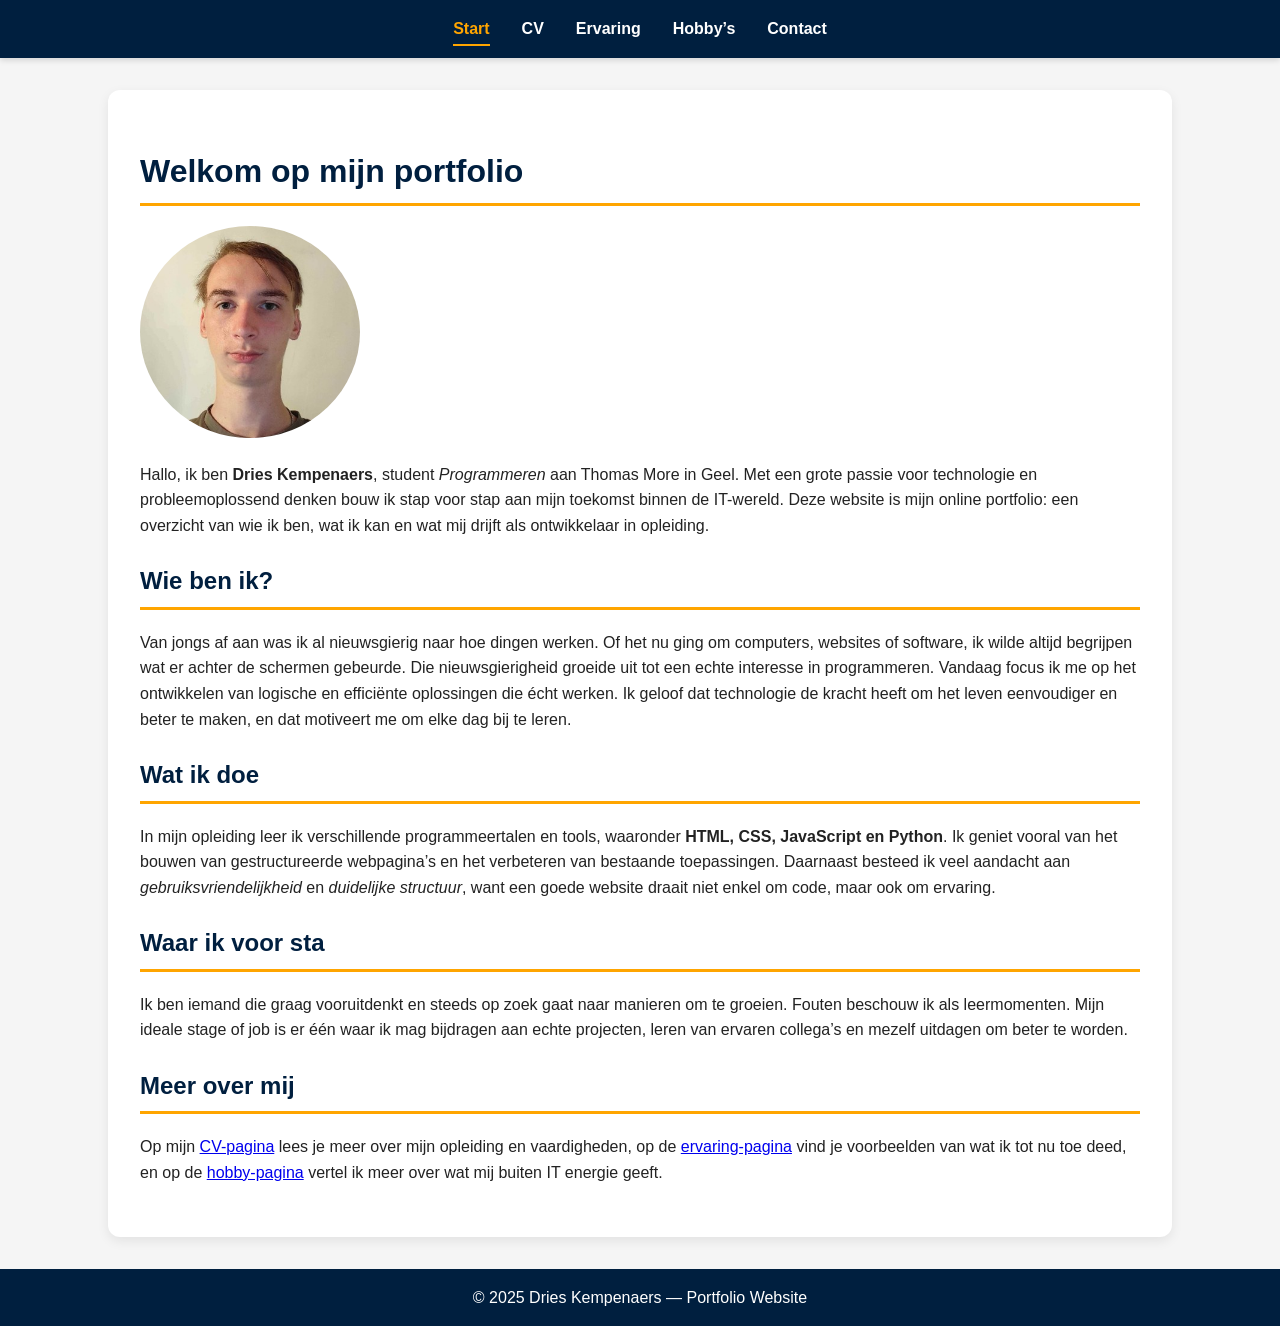
<file: index.html>
<!DOCTYPE html>
<html lang="nl">
  <head>
    <meta charset="UTF-8" />
    <meta name="viewport" content="width=device-width, initial-scale=1.0" />
    <title>Portfolio - Dries Kempenaers</title>
    <link rel="stylesheet" href="css/style.css" />
    <link rel="icon" type="image/x-icon" href="img/favicon.png" />
    <meta
      name="description"
      content="Portfolio van Dries Kempenaers, student programmeren aan Thomas More. Bekijk mijn projecten, vaardigheden en interesses."
    />
  </head>
  <body>
    <nav>
      <a href="index.html" class="active">Start</a>
      <a href="cv.html">CV</a>
      <a href="ervaring.html">Ervaring</a>
      <a href="hobby.html">Hobby’s</a>
      <a href="contact.html">Contact</a>
    </nav>

    <div class="container">
      <h1>Welkom op mijn portfolio</h1>
      <img
        src="img/Dries_kempenaers.jpg"
        alt="Dries Kempenaers"
        class="profielfoto"
      />

      <p>
        Hallo, ik ben <strong>Dries Kempenaers</strong>, student
        <em>Programmeren</em> aan Thomas More in Geel. Met een grote passie voor
        technologie en probleemoplossend denken bouw ik stap voor stap aan mijn
        toekomst binnen de IT-wereld. Deze website is mijn online portfolio: een
        overzicht van wie ik ben, wat ik kan en wat mij drijft als ontwikkelaar
        in opleiding.
      </p>

      <h2>Wie ben ik?</h2>
      <p>
        Van jongs af aan was ik al nieuwsgierig naar hoe dingen werken. Of het
        nu ging om computers, websites of software, ik wilde altijd begrijpen
        wat er achter de schermen gebeurde. Die nieuwsgierigheid groeide uit tot
        een echte interesse in programmeren. Vandaag focus ik me op het
        ontwikkelen van logische en efficiënte oplossingen die écht werken. Ik
        geloof dat technologie de kracht heeft om het leven eenvoudiger en beter
        te maken, en dat motiveert me om elke dag bij te leren.
      </p>

      <h2>Wat ik doe</h2>
      <p>
        In mijn opleiding leer ik verschillende programmeertalen en tools,
        waaronder <strong>HTML, CSS, JavaScript en Python</strong>. Ik geniet
        vooral van het bouwen van gestructureerde webpagina’s en het verbeteren
        van bestaande toepassingen. Daarnaast besteed ik veel aandacht aan
        <em>gebruiksvriendelijkheid</em> en <em>duidelijke structuur</em>, want
        een goede website draait niet enkel om code, maar ook om ervaring.
      </p>

      <h2>Waar ik voor sta</h2>
      <p>
        Ik ben iemand die graag vooruitdenkt en steeds op zoek gaat naar
        manieren om te groeien. Fouten beschouw ik als leermomenten. Mijn ideale
        stage of job is er één waar ik mag bijdragen aan echte projecten, leren
        van ervaren collega’s en mezelf uitdagen om beter te worden.
      </p>

      <h2>Meer over mij</h2>
      <p>
        Op mijn <a href="cv.html">CV-pagina</a> lees je meer over mijn opleiding
        en vaardigheden, op de <a href="ervaring.html">ervaring-pagina</a> vind
        je voorbeelden van wat ik tot nu toe deed, en op de
        <a href="hobby.html">hobby-pagina</a> vertel ik meer over wat mij buiten
        IT energie geeft.
      </p>
    </div>

    <footer>© 2025 Dries Kempenaers — Portfolio Website</footer>
  </body>
</html>
</file>
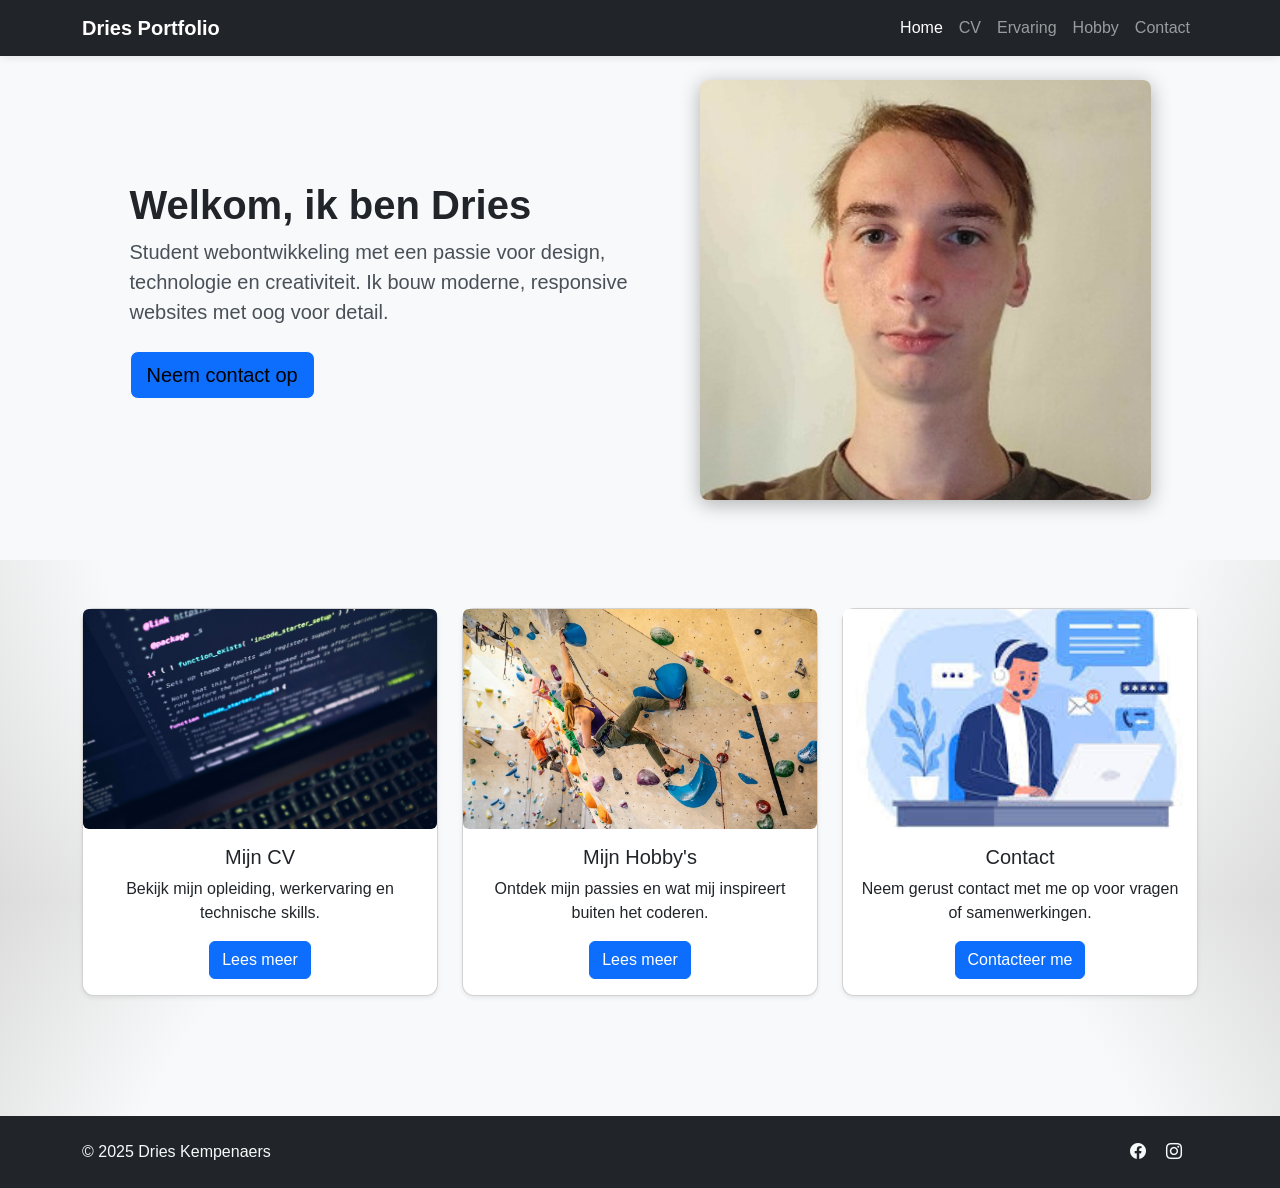
<file: project2/index.html>
<!DOCTYPE html>
<html lang="nl">
<head>
  <meta charset="UTF-8">
  <meta name="viewport" content="width=device-width, initial-scale=1.0">
  <title>Portfolio Dries - Home</title>
  <link href="https://cdn.jsdelivr.net/npm/bootstrap@5.3.3/dist/css/bootstrap.min.css" rel="stylesheet">
  <link href="https://cdn.jsdelivr.net/npm/bootstrap-icons/font/bootstrap-icons.css" rel="stylesheet">
  <link rel="stylesheet" href="css/style.css">
    <link rel="icon" type="image/x-icon" href="img/favicon.png">
</head>
<body>

  <nav class="navbar navbar-expand-lg navbar-dark bg-dark fixed-top">
    <div class="container">
      <a class="navbar-brand fw-bold" href="#">Dries Portfolio</a>
      <button class="navbar-toggler" type="button" data-bs-toggle="collapse" data-bs-target="#navbarNav">
        <span class="navbar-toggler-icon"></span>
      </button>
      <div class="collapse navbar-collapse" id="navbarNav">
        <ul class="navbar-nav ms-auto">
          <li class="nav-item"><a class="nav-link active" href="index.html">Home</a></li>
          <li class="nav-item"><a class="nav-link" href="cv.html">CV</a></li>
          <li class="nav-item"><a class="nav-link" href="ervaring.html">Ervaring</a></li>
          <li class="nav-item"><a class="nav-link" href="hobby.html">Hobby</a></li>
          <li class="nav-item"><a class="nav-link" href="contact.html">Contact</a></li>
        </ul>
      </div>
    </div>
  </nav>

  <section class="hero">
    <div class="container">
      <div class="row align-items-center justify-content-center text-center text-md-start">
        <div class="col-md-6 mb-4 mb-md-0">
          <h1 class="display-4 fw-bold">Welkom, ik ben Dries</h1>
          <p class="lead mb-4">Student webontwikkeling met een passie voor design, technologie en creativiteit.  
          Ik bouw moderne, responsive websites met oog voor detail.</p>
          <a href="contact.html" class="btn btn-light btn-lg bg-primary">Neem contact op</a>
        </div>
        <div class="col-md-5 text-center">
          <img src="img/Dries_kempenaers.jpg" alt="Dries profielfoto" class="img-fluid hero-foto">
        </div>
      </div>
    </div>
  </section>

  <section class="container my-5">
    <div class="row text-center">
      <div class="col-md-4 mb-4">
        <div class="card h-100 shadow-sm">
          <a href="cv.html"><img src="img/skills/programmeren.jpg" class="card-img-top" alt="CV"></a>
          <div class="card-body">
            <h5 class="card-title">Mijn CV</h5>
            <p class="card-text">Bekijk mijn opleiding, werkervaring en technische skills.</p>
            <a href="cv.html" class="btn btn-primary">Lees meer</a>
          </div>
        </div>
      </div>

      <div class="col-md-4 mb-4">
        <div class="card h-100 shadow-sm">
          <a href="hobby.html"><img src="img/klimmen.jpg" class="card-img-top" alt="Hobby"></a>
          <div class="card-body">
            <h5 class="card-title">Mijn Hobby's</h5>
            <p class="card-text">Ontdek mijn passies en wat mij inspireert buiten het coderen.</p>
            <a href="hobby.html" class="btn btn-primary">Lees meer</a>
          </div>
        </div>
      </div>

      <div class="col-md-4 mb-4">
        <div class="card h-100 shadow-sm">
          <a href="contact.html"><img src="img/contact.jpg" class="card-img-top" alt="Contact"></a>
          <div class="card-body">
            <h5 class="card-title">Contact</h5>
            <p class="card-text">Neem gerust contact met me op voor vragen of samenwerkingen.</p>
            <a href="contact.html" class="btn btn-primary">Contacteer me</a>
          </div>
        </div>
      </div>
    </div>
  </section>

  <footer class="bg-dark text-light py-4 mt-5">
    <div class="container">
      <div class="row">
        <div class="col-md-6 text-center text-md-start mb-3 mb-md-0">
          <p class="mb-0">© 2025 Dries Kempenaers</p>
        </div>
        <div class="col-md-6 text-center text-md-end">
          <a href="https://www.facebook.com/profile.php?id=61583129878632" class="text-light me-3"><i class="bi bi-facebook"></i></a>
          <a href="https://www.instagram.com/drie.skempenaers/" class="text-light me-3"><i class="bi bi-instagram"></i></a>
        </div>
      </div>
    </div>
  </footer>

  <script src="https://cdn.jsdelivr.net/npm/bootstrap@5.3.3/dist/js/bootstrap.bundle.min.js"></script>
</body>
</html>
</file>
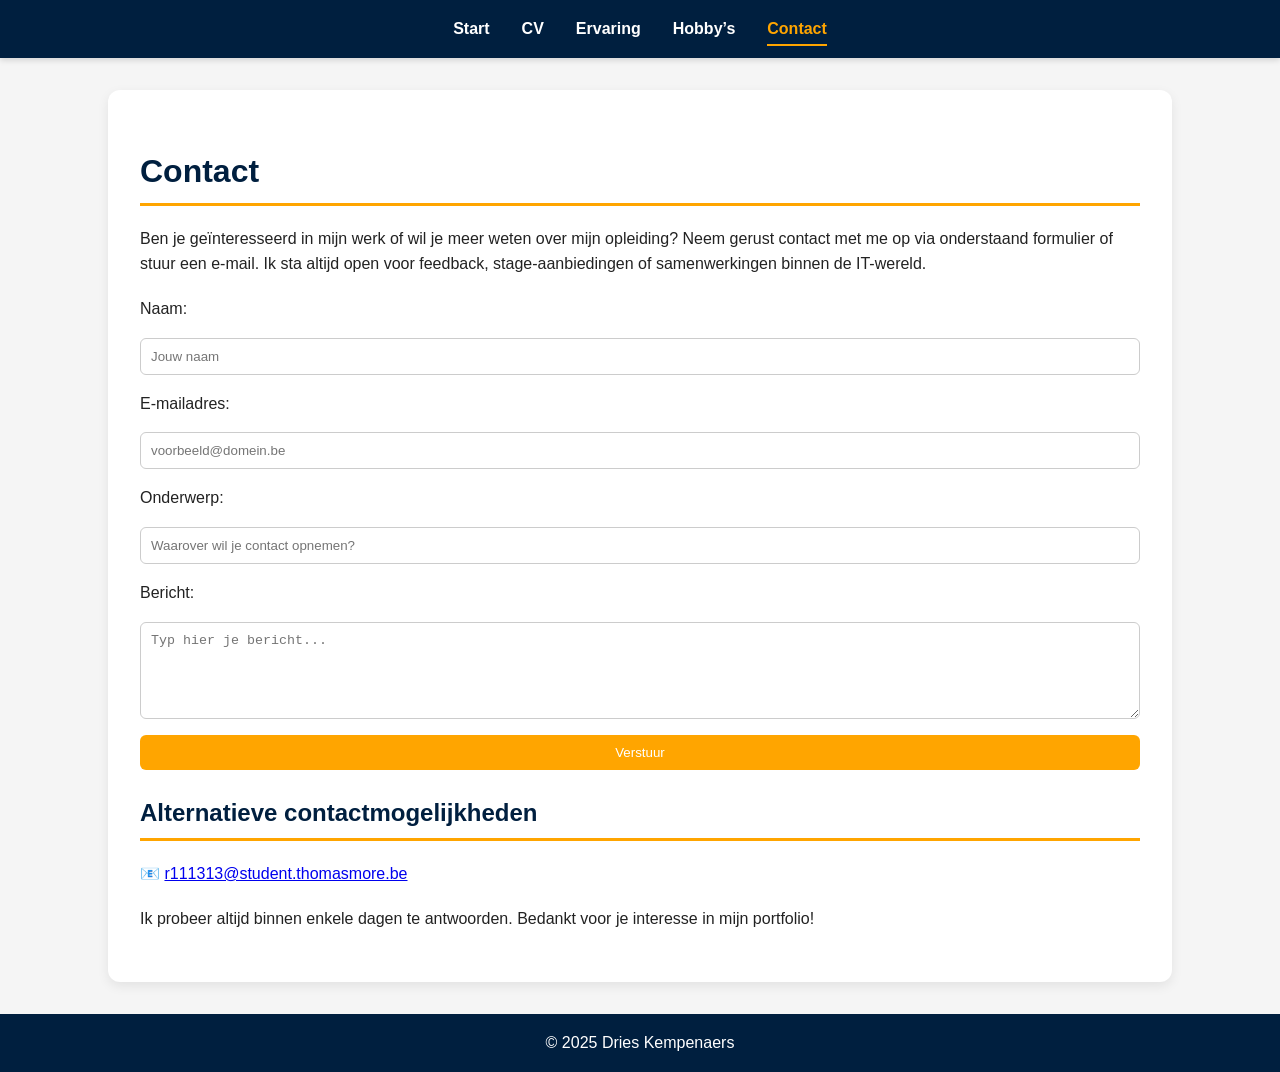
<file: contact.html>
<!DOCTYPE html>
<html lang="nl">
  <head>
    <meta charset="UTF-8" />
    <meta name="viewport" content="width=device-width, initial-scale=1.0" />
    <title>Contact - Dries Kempenaers</title>
    <link rel="stylesheet" href="css/style.css" />
    <link rel="icon" type="image/x-icon" href="img/favicon.png" />
    <meta
      name="description"
      content="Portfolio van Dries Kempenaers, student programmeren aan Thomas More. Bekijk mijn projecten, vaardigheden en interesses."
    />
  </head>
  <body>
    <nav>
      <a href="index.html">Start</a>
      <a href="cv.html">CV</a>
      <a href="ervaring.html">Ervaring</a>
      <a href="hobby.html">Hobby’s</a>
      <a href="contact.html" class="active">Contact</a>
    </nav>

    <div class="container">
      <h1>Contact</h1>
      <p>
        Ben je geïnteresseerd in mijn werk of wil je meer weten over mijn
        opleiding? Neem gerust contact met me op via onderstaand formulier of
        stuur een e-mail. Ik sta altijd open voor feedback, stage-aanbiedingen
        of samenwerkingen binnen de IT-wereld.
      </p>

      <form>
        <label for="naam">Naam:</label>
        <input
          type="text"
          id="naam"
          name="naam"
          placeholder="Jouw naam"
          required
        />

        <label for="email">E-mailadres:</label>
        <input
          type="email"
          id="email"
          name="email"
          placeholder="voorbeeld@domein.be"
          required
        />

        <label for="onderwerp">Onderwerp:</label>
        <input
          type="text"
          id="onderwerp"
          name="onderwerp"
          placeholder="Waarover wil je contact opnemen?"
        />

        <label for="bericht">Bericht:</label>
        <textarea
          id="bericht"
          name="bericht"
          rows="5"
          placeholder="Typ hier je bericht..."
          required
        ></textarea>

        <button type="submit">Verstuur</button>
      </form>

      <h2>Alternatieve contactmogelijkheden</h2>
      <p>
        📧
        <a href="mailto:r1113130@student.thomasmore.be"
          >r111313@student.thomasmore.be</a
        ><br />
      </p>

      <p>
        Ik probeer altijd binnen enkele dagen te antwoorden. Bedankt voor je
        interesse in mijn portfolio!
      </p>
    </div>

    <footer>© 2025 Dries Kempenaers</footer>
  </body>
</html>
</file>
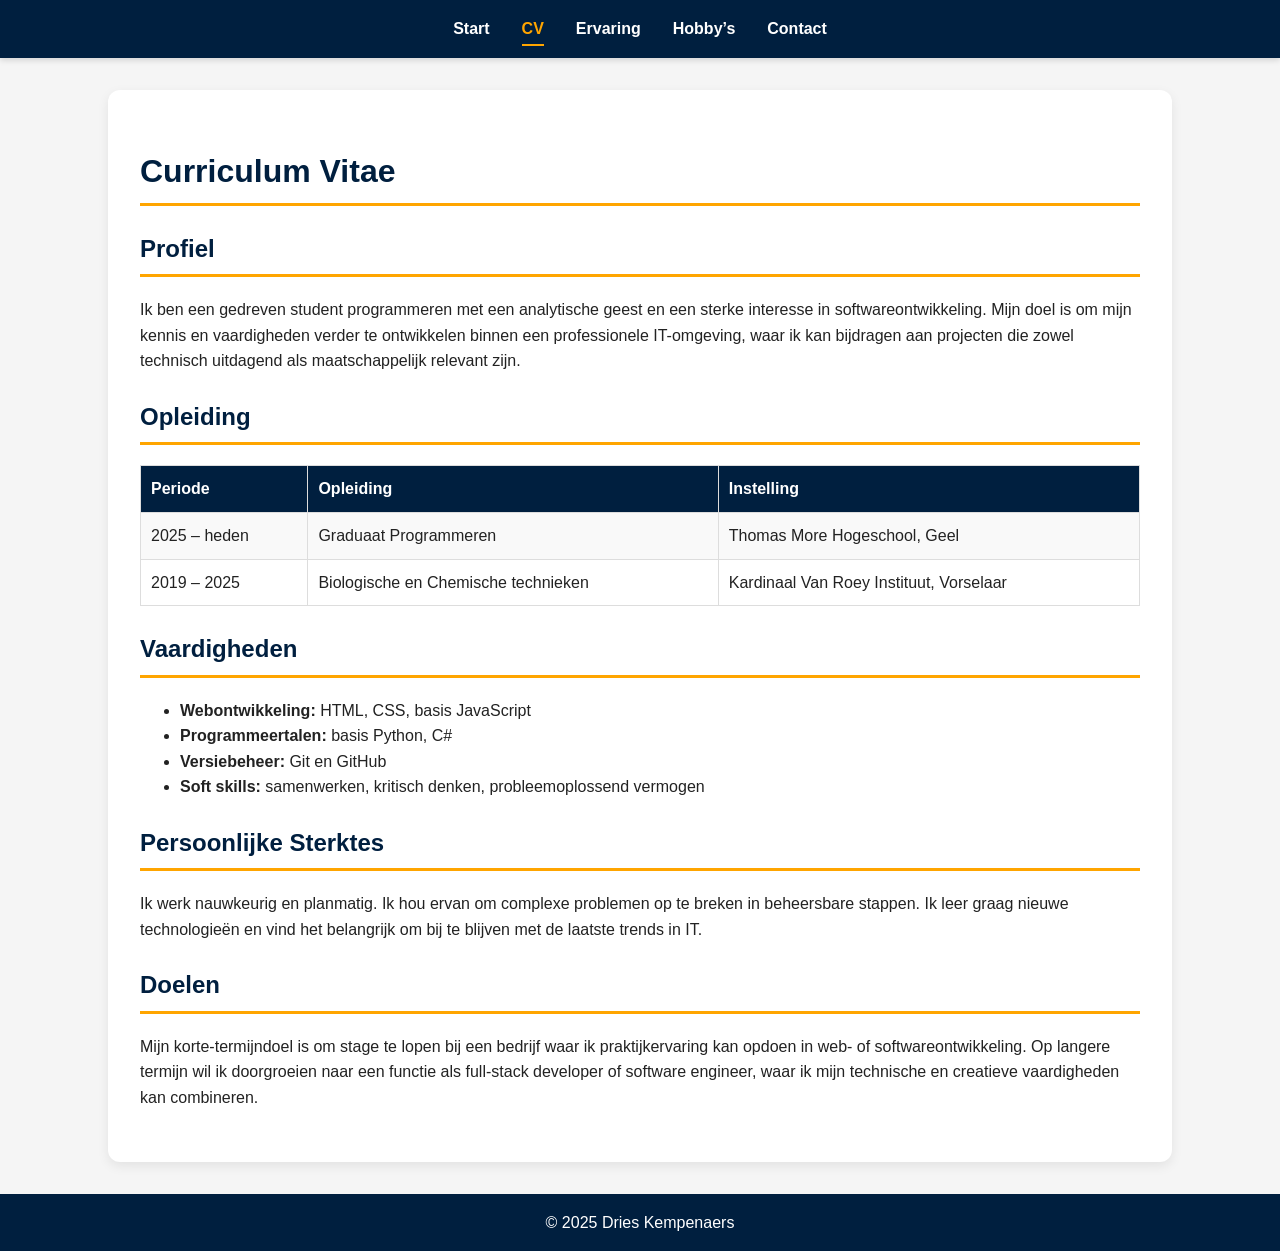
<file: cv.html>
<!DOCTYPE html>
<html lang="nl">
  <head>
    <meta charset="UTF-8" />
    <meta name="viewport" content="width=device-width, initial-scale=1.0" />
    <title>CV - Dries Kempenaers</title>
    <link rel="stylesheet" href="css/style.css" />
    <link rel="icon" type="image/x-icon" href="img/favicon.png" />
    <meta
      name="description"
      content="Portfolio van Dries Kempenaers, student programmeren aan Thomas More. Bekijk mijn projecten, vaardigheden en interesses."
    />
  </head>
  <body>
    <nav>
      <a href="index.html">Start</a>
      <a href="cv.html" class="active">CV</a>
      <a href="ervaring.html">Ervaring</a>
      <a href="hobby.html">Hobby’s</a>
      <a href="contact.html">Contact</a>
    </nav>

    <div class="container">
      <h1>Curriculum Vitae</h1>

      <h2>Profiel</h2>
      <p>
        Ik ben een gedreven student programmeren met een analytische geest en
        een sterke interesse in softwareontwikkeling. Mijn doel is om mijn
        kennis en vaardigheden verder te ontwikkelen binnen een professionele
        IT-omgeving, waar ik kan bijdragen aan projecten die zowel technisch
        uitdagend als maatschappelijk relevant zijn.
      </p>

      <h2>Opleiding</h2>
      <table>
        <tr>
          <th>Periode</th>
          <th>Opleiding</th>
          <th>Instelling</th>
        </tr>
        <tr>
          <td>2025 – heden</td>
          <td>Graduaat Programmeren</td>
          <td>Thomas More Hogeschool, Geel</td>
        </tr>
        <tr>
          <td>2019 – 2025</td>
          <td>Biologische en Chemische technieken</td>
          <td>Kardinaal Van Roey Instituut, Vorselaar</td>
        </tr>
      </table>

      <h2>Vaardigheden</h2>
      <ul>
        <li><strong>Webontwikkeling:</strong> HTML, CSS, basis JavaScript</li>
        <li><strong>Programmeertalen:</strong> basis Python, C#</li>
        <li><strong>Versiebeheer:</strong> Git en GitHub</li>
        <li>
          <strong>Soft skills:</strong> samenwerken, kritisch denken,
          probleemoplossend vermogen
        </li>
      </ul>

      <h2>Persoonlijke Sterktes</h2>
      <p>
        Ik werk nauwkeurig en planmatig. Ik hou ervan om complexe problemen op
        te breken in beheersbare stappen. Ik leer graag nieuwe technologieën en
        vind het belangrijk om bij te blijven met de laatste trends in IT.
      </p>

      <h2>Doelen</h2>
      <p>
        Mijn korte-termijndoel is om stage te lopen bij een bedrijf waar ik
        praktijkervaring kan opdoen in web- of softwareontwikkeling. Op langere
        termijn wil ik doorgroeien naar een functie als full-stack developer of
        software engineer, waar ik mijn technische en creatieve vaardigheden kan
        combineren.
      </p>
    </div>

    <footer>© 2025 Dries Kempenaers</footer>
  </body>
</html>
</file>
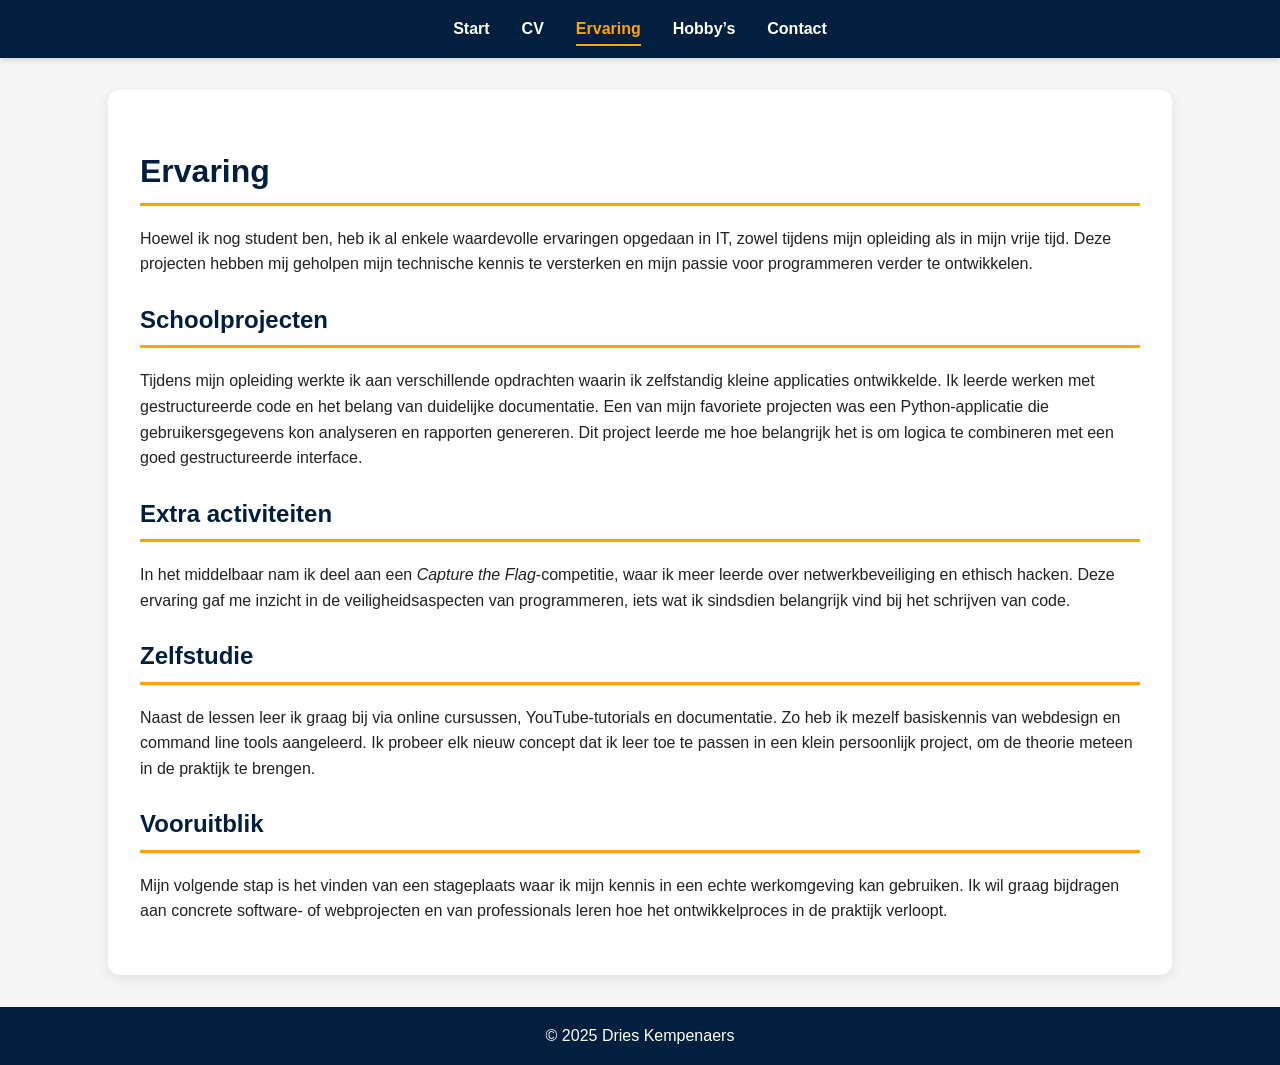
<file: ervaring.html>
<!DOCTYPE html>
<html lang="nl">
  <head>
    <meta charset="UTF-8" />
    <meta name="viewport" content="width=device-width, initial-scale=1.0" />
    <title>Ervaring - Dries Kempenaers</title>
    <link rel="stylesheet" href="css/style.css" />
    <link rel="icon" type="image/x-icon" href="img/favicon.png" />
    <meta
      name="description"
      content="Portfolio van Dries Kempenaers, student programmeren aan Thomas More. Bekijk mijn projecten, vaardigheden en interesses."
    />
  </head>
  <body>
    <nav>
      <a href="index.html">Start</a>
      <a href="cv.html">CV</a>
      <a href="ervaring.html" class="active">Ervaring</a>
      <a href="hobby.html">Hobby’s</a>
      <a href="contact.html">Contact</a>
    </nav>

    <div class="container">
      <h1>Ervaring</h1>
      <p>
        Hoewel ik nog student ben, heb ik al enkele waardevolle ervaringen
        opgedaan in IT, zowel tijdens mijn opleiding als in mijn vrije tijd.
        Deze projecten hebben mij geholpen mijn technische kennis te versterken
        en mijn passie voor programmeren verder te ontwikkelen.
      </p>

      <h2>Schoolprojecten</h2>
      <p>
        Tijdens mijn opleiding werkte ik aan verschillende opdrachten waarin ik
        zelfstandig kleine applicaties ontwikkelde. Ik leerde werken met
        gestructureerde code en het belang van duidelijke documentatie. Een van
        mijn favoriete projecten was een Python-applicatie die
        gebruikersgegevens kon analyseren en rapporten genereren. Dit project
        leerde me hoe belangrijk het is om logica te combineren met een goed
        gestructureerde interface.
      </p>

      <h2>Extra activiteiten</h2>
      <p>
        In het middelbaar nam ik deel aan een
        <em>Capture the Flag</em>-competitie, waar ik meer leerde over
        netwerkbeveiliging en ethisch hacken. Deze ervaring gaf me inzicht in de
        veiligheidsaspecten van programmeren, iets wat ik sindsdien belangrijk
        vind bij het schrijven van code.
      </p>

      <h2>Zelfstudie</h2>
      <p>
        Naast de lessen leer ik graag bij via online cursussen,
        YouTube-tutorials en documentatie. Zo heb ik mezelf basiskennis van
        webdesign en command line tools aangeleerd. Ik probeer elk nieuw concept
        dat ik leer toe te passen in een klein persoonlijk project, om de
        theorie meteen in de praktijk te brengen.
      </p>

      <h2>Vooruitblik</h2>
      <p>
        Mijn volgende stap is het vinden van een stageplaats waar ik mijn kennis
        in een echte werkomgeving kan gebruiken. Ik wil graag bijdragen aan
        concrete software- of webprojecten en van professionals leren hoe het
        ontwikkelproces in de praktijk verloopt.
      </p>
    </div>

    <footer>© 2025 Dries Kempenaers</footer>
  </body>
</html>
</file>
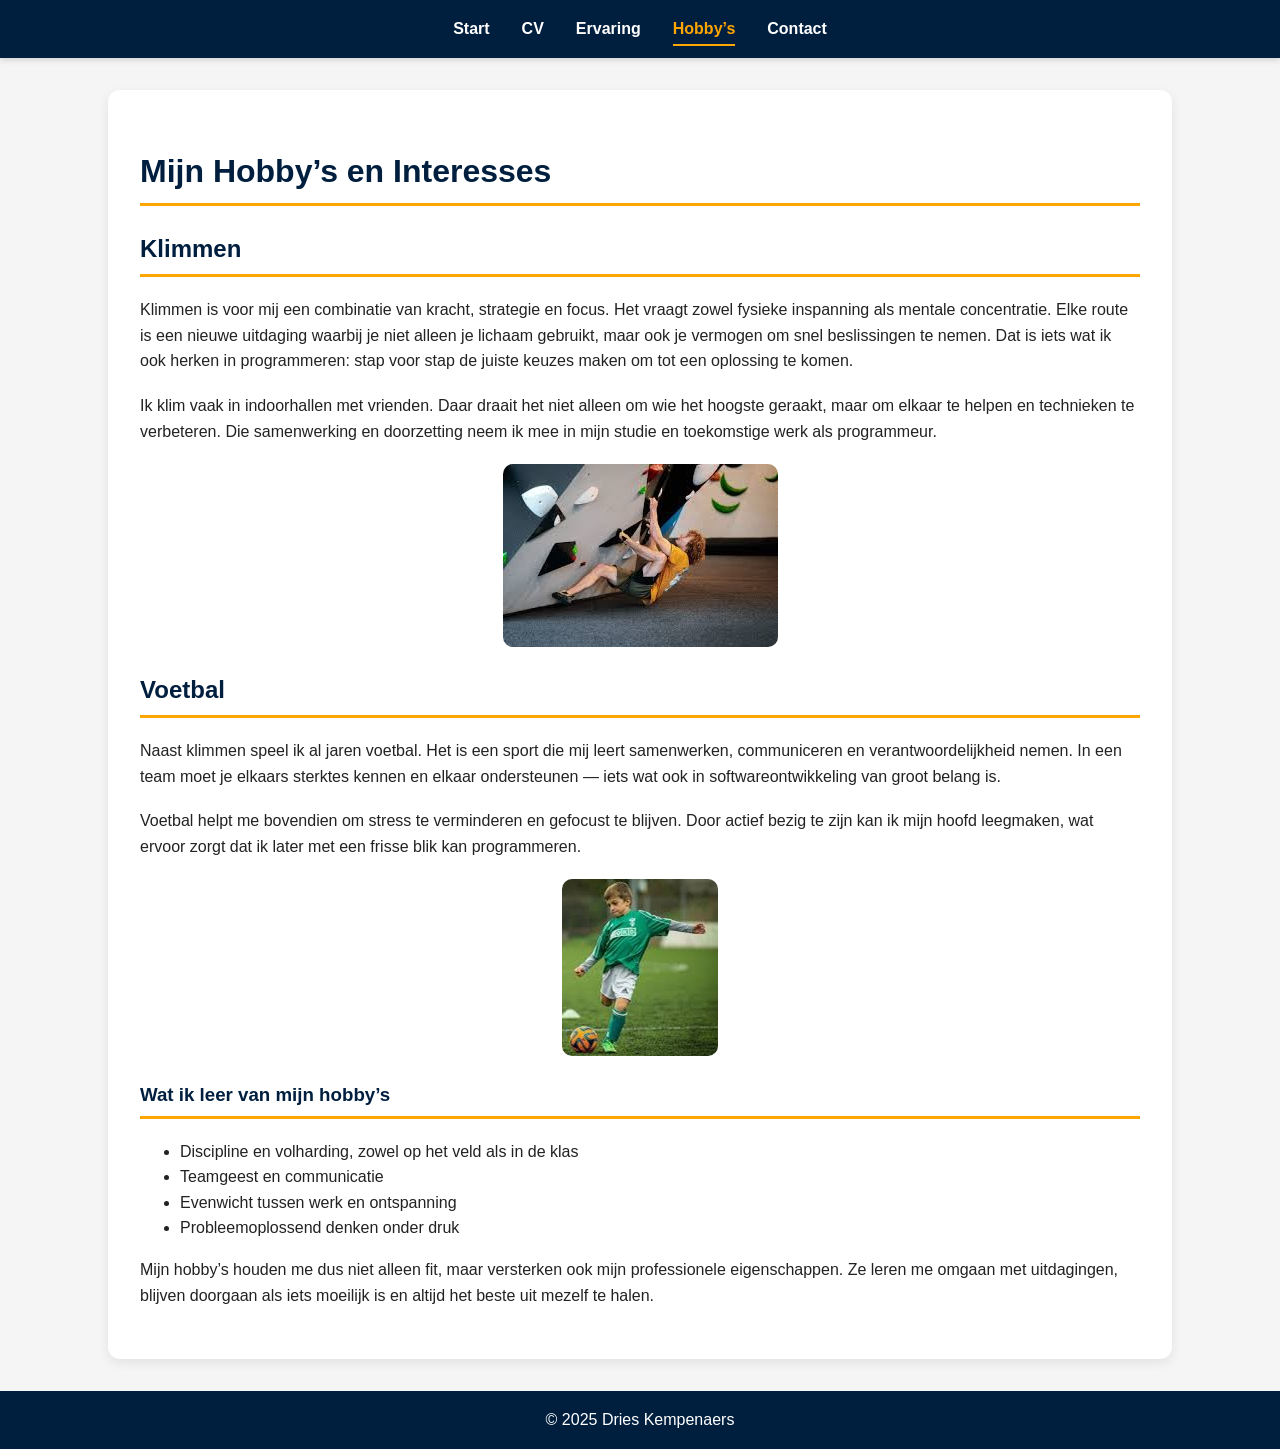
<file: hobby.html>
<!DOCTYPE html>
<html lang="nl">
  <head>
    <meta charset="UTF-8" />
    <meta name="viewport" content="width=device-width, initial-scale=1.0" />
    <title>Hobby’s - Dries Kempenaers</title>
    <link rel="stylesheet" href="css/style.css" />
    <link rel="icon" type="image/x-icon" href="img/favicon.png" />
    <meta
      name="description"
      content="Portfolio van Dries Kempenaers, student programmeren aan Thomas More. Bekijk mijn projecten, vaardigheden en interesses."
    />
  </head>
  <body>
    <nav>
      <a href="index.html">Start</a>
      <a href="cv.html">CV</a>
      <a href="ervaring.html">Ervaring</a>
      <a href="hobby.html" class="active">Hobby’s</a>
      <a href="contact.html">Contact</a>
    </nav>

    <div class="container">
      <h1>Mijn Hobby’s en Interesses</h1>

      <h2>Klimmen</h2>
      <p>
        Klimmen is voor mij een combinatie van kracht, strategie en focus. Het
        vraagt zowel fysieke inspanning als mentale concentratie. Elke route is
        een nieuwe uitdaging waarbij je niet alleen je lichaam gebruikt, maar
        ook je vermogen om snel beslissingen te nemen. Dat is iets wat ik ook
        herken in programmeren: stap voor stap de juiste keuzes maken om tot een
        oplossing te komen.
      </p>

      <p>
        Ik klim vaak in indoorhallen met vrienden. Daar draait het niet alleen
        om wie het hoogste geraakt, maar om elkaar te helpen en technieken te
        verbeteren. Die samenwerking en doorzetting neem ik mee in mijn studie
        en toekomstige werk als programmeur.
      </p>

      <img
        src="img/klimmen.jpg"
        alt="Persoon dat zit te klimmen."
        class="hobby-img"
      />

      <h2>Voetbal</h2>
      <p>
        Naast klimmen speel ik al jaren voetbal. Het is een sport die mij leert
        samenwerken, communiceren en verantwoordelijkheid nemen. In een team
        moet je elkaars sterktes kennen en elkaar ondersteunen — iets wat ook in
        softwareontwikkeling van groot belang is.
      </p>

      <p>
        Voetbal helpt me bovendien om stress te verminderen en gefocust te
        blijven. Door actief bezig te zijn kan ik mijn hoofd leegmaken, wat
        ervoor zorgt dat ik later met een frisse blik kan programmeren.
      </p>

      <img
        src="img/voetbal.jpg"
        alt="Kind dat zit te voetballen."
        class="hobby-img"
      />

      <h3>Wat ik leer van mijn hobby’s</h3>
      <ul>
        <li>Discipline en volharding, zowel op het veld als in de klas</li>
        <li>Teamgeest en communicatie</li>
        <li>Evenwicht tussen werk en ontspanning</li>
        <li>Probleemoplossend denken onder druk</li>
      </ul>

      <p>
        Mijn hobby’s houden me dus niet alleen fit, maar versterken ook mijn
        professionele eigenschappen. Ze leren me omgaan met uitdagingen, blijven
        doorgaan als iets moeilijk is en altijd het beste uit mezelf te halen.
      </p>
    </div>

    <footer>© 2025 Dries Kempenaers</footer>
  </body>
</html>
</file>
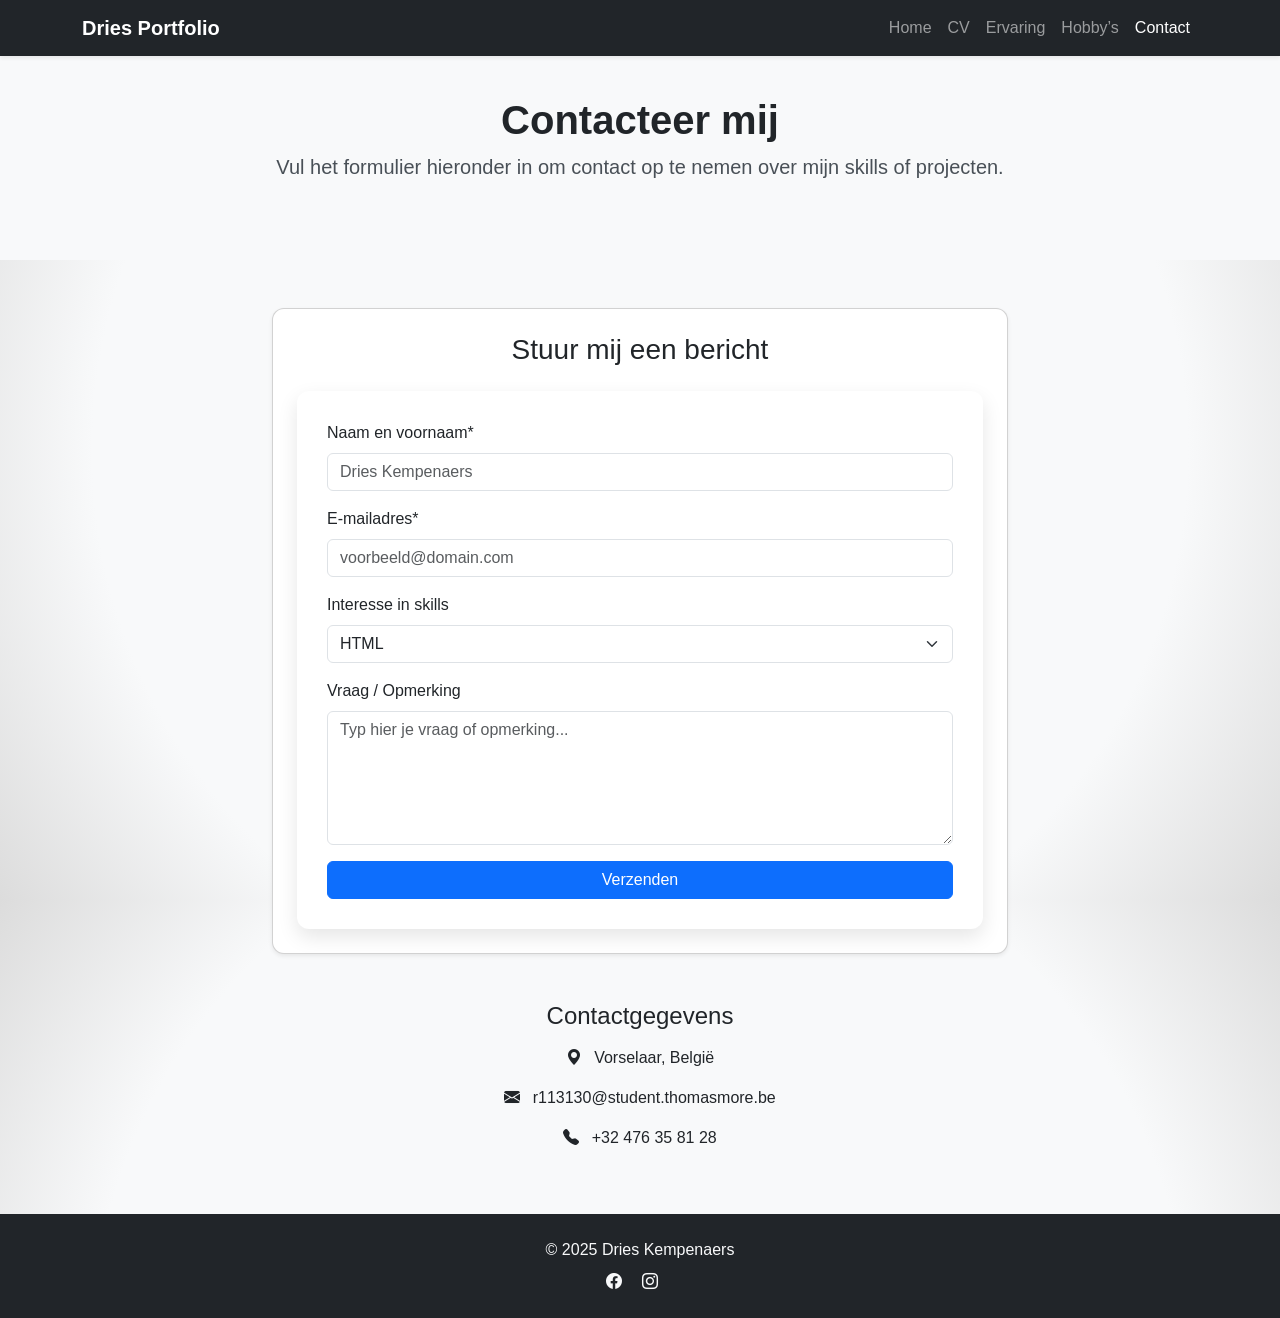
<file: project2/contact.html>
<!DOCTYPE html>
<html lang="nl">
<head>
  <meta charset="UTF-8">
  <meta name="viewport" content="width=device-width, initial-scale=1.0">
  <title>Portfolio Dries - Contact</title>
  <link href="https://cdn.jsdelivr.net/npm/bootstrap@5.3.3/dist/css/bootstrap.min.css" rel="stylesheet">
  <link href="https://cdn.jsdelivr.net/npm/bootstrap-icons/font/bootstrap-icons.css" rel="stylesheet">
  <link rel="stylesheet" href="css/style.css">
  <link rel="icon" type="image/x-icon" href="img/favicon.png">
</head>
<body>

  <nav class="navbar navbar-expand-lg navbar-dark bg-dark fixed-top shadow-sm">
    <div class="container">
      <a class="navbar-brand fw-bold" href="index.html">Dries Portfolio</a>
      <button class="navbar-toggler" type="button" data-bs-toggle="collapse" data-bs-target="#navbarNav">
        <span class="navbar-toggler-icon"></span>
      </button>
      <div class="collapse navbar-collapse" id="navbarNav">
        <ul class="navbar-nav ms-auto">
          <li class="nav-item"><a class="nav-link" href="index.html">Home</a></li>
          <li class="nav-item"><a class="nav-link" href="cv.html">CV</a></li>
          <li class="nav-item"><a class="nav-link" href="ervaring.html">Ervaring</a></li>
          <li class="nav-item"><a class="nav-link" href="hobby.html">Hobby’s</a></li>
          <li class="nav-item"><a class="nav-link active" href="contact.html">Contact</a></li>
        </ul>
      </div>
    </div>
  </nav>

  <section class="hero hero-contact py-5 mt-5 bg-light text-center">
    <div class="container">
      <h1 class="display-4 fw-bold">Contacteer mij</h1>
      <p class="lead">Vul het formulier hieronder in om contact op te nemen over mijn skills of projecten.</p>
    </div>
  </section>

  <section class="container py-5">
    <div class="row justify-content-center">
      <div class="col-md-8">
        <div class="card p-4 shadow-sm">
          <h3 class="mb-4 text-center">Stuur mij een bericht</h3>
          <form action="https://tm-statweb.be/forms.php" method="post">
            <div class="mb-3">
              <label for="name" class="form-label">Naam en voornaam*</label>
              <input type="text" class="form-control" id="name" name="name" placeholder="Dries Kempenaers" required>
            </div>

            <div class="mb-3">
              <label for="email" class="form-label">E-mailadres*</label>
              <input type="email" class="form-control" id="email" name="email" placeholder="voorbeeld@domain.com" required>
            </div>

            <div class="mb-3">
              <label for="interest" class="form-label">Interesse in skills</label>
              <select class="form-select" id="interest" name="interest">
                <option>HTML</option>
                <option>CSS</option>
                <option>Bootstrap</option>
                <option>JavaScript</option>
                <option>C#</option>
                <option>SQL</option>
              </select>
            </div>

            <div class="mb-3">
              <label for="question" class="form-label">Vraag / Opmerking</label>
              <textarea class="form-control" id="question" name="question" rows="5" placeholder="Typ hier je vraag of opmerking..."></textarea>
            </div>

            <button type="submit" class="btn btn-primary w-100">Verzenden</button>
          </form>
        </div>
      </div>
    </div>
  </section>

  <section class="container text-center mb-5">
    <h4 class="mb-3">Contactgegevens</h4>
    <p><i class="bi bi-geo-alt-fill me-2"></i> Vorselaar, België</p>
    <p><i class="bi bi-envelope-fill me-2"></i> r113130@student.thomasmore.be</p>
    <p><i class="bi bi-telephone-fill me-2"></i> +32 476 35 81 28</p>
  </section>

  <footer class="bg-dark text-light py-4 mt-auto">
    <div class="container text-center">
      <p class="mb-0">© 2025 Dries Kempenaers</p>
      <div class="mt-2">
        <a href="https://www.facebook.com/profile.php?id=61583129878632" class="text-light me-3"><i class="bi bi-facebook"></i></a>
        <a href="https://www.instagram.com/drie.skempenaers/" class="text-light me-3"><i class="bi bi-instagram"></i></a>
      </div>
    </div>
  </footer>

  <script src="https://cdn.jsdelivr.net/npm/bootstrap@5.3.3/dist/js/bootstrap.bundle.min.js"></script>
</body>
</html>
</file>
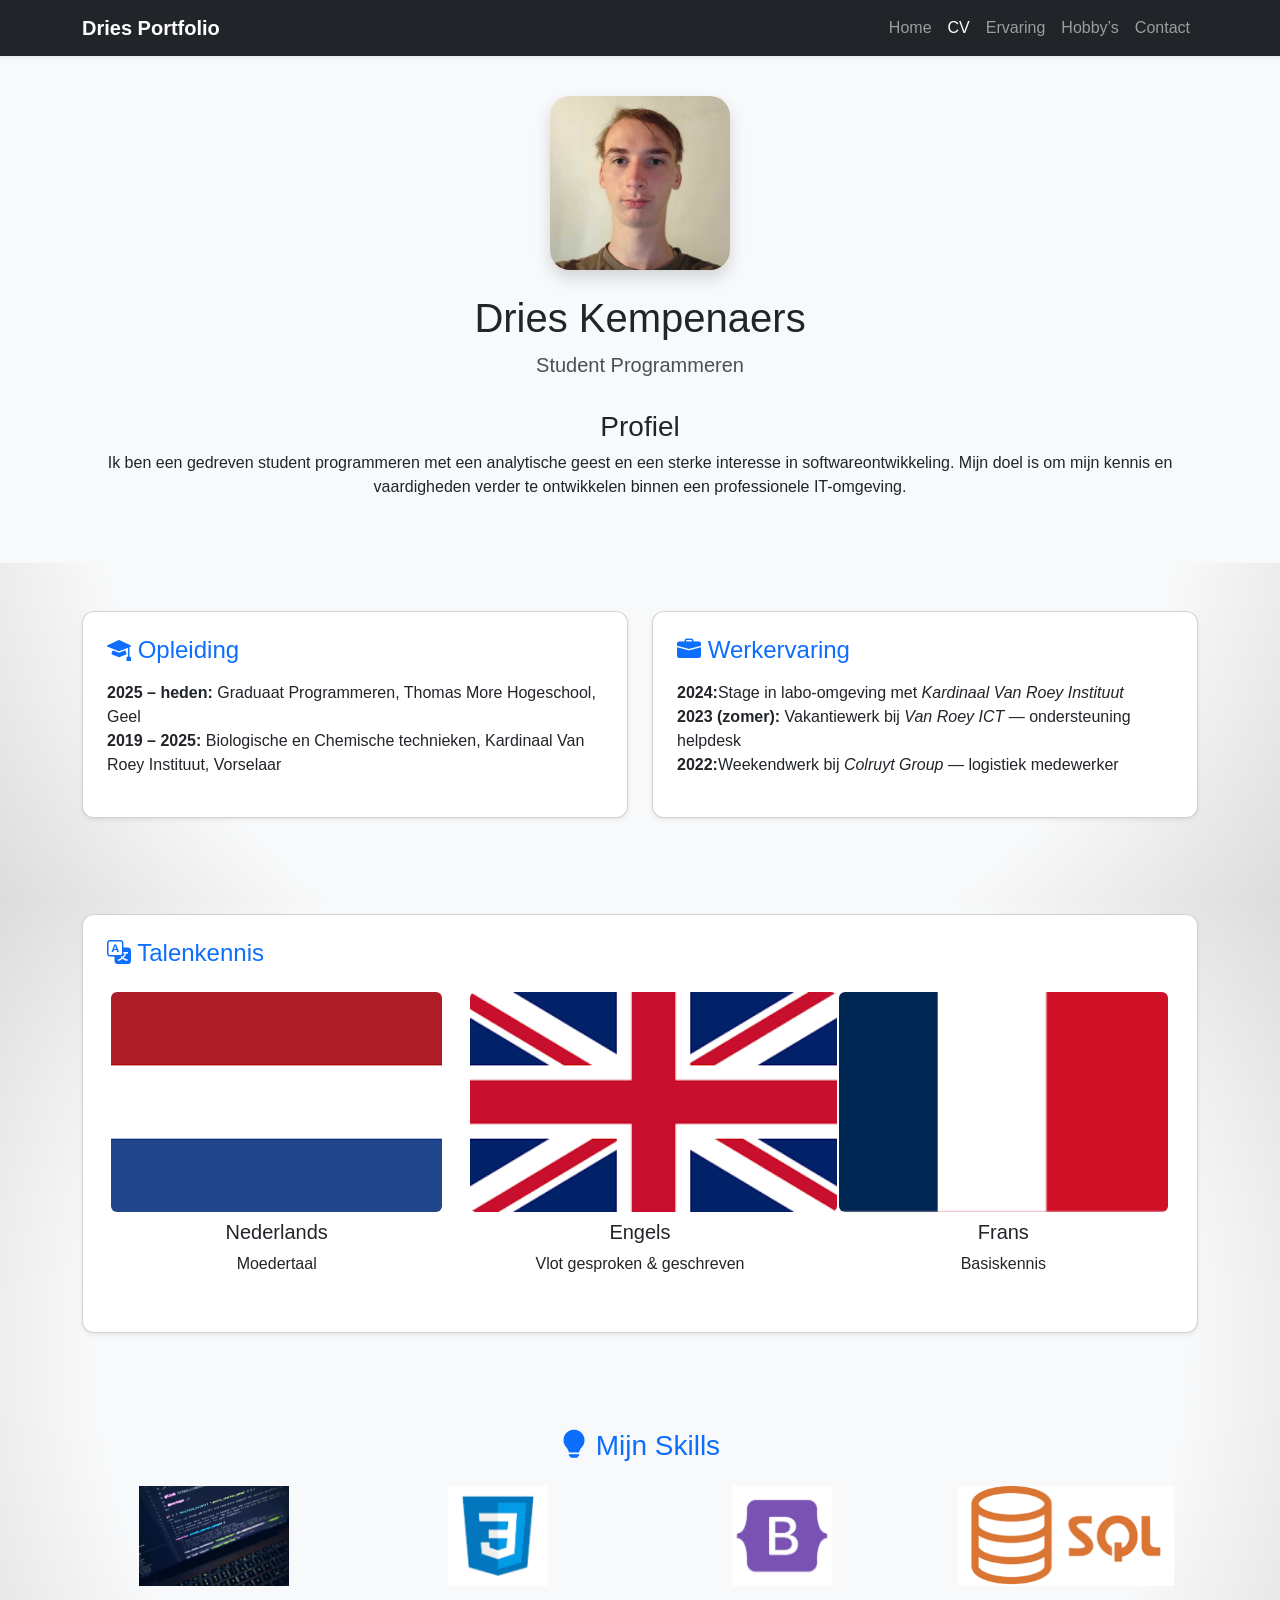
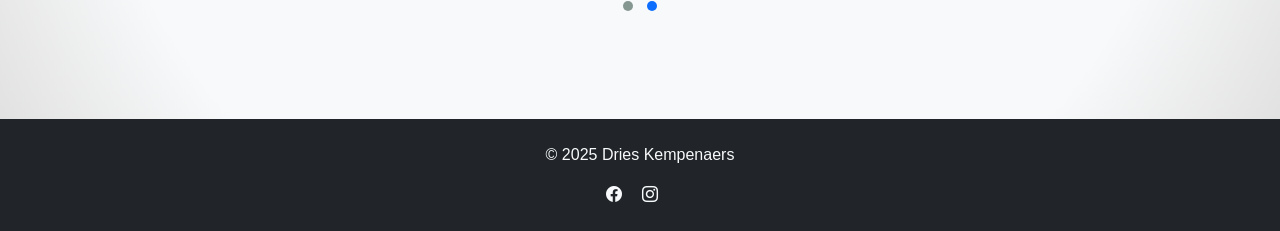
<file: project2/cv.html>
<!DOCTYPE html>
<html lang="nl">
<head>
  <meta charset="UTF-8">
  <meta name="viewport" content="width=device-width, initial-scale=1.0">
  <title>CV - Dries Kempenaers</title>
  <meta name="description" content="Portfolio van Dries Kempenaers, student programmeren aan Thomas More. Bekijk mijn projecten, vaardigheden en interesses.">

  <link href="https://cdn.jsdelivr.net/npm/bootstrap@5.3.3/dist/css/bootstrap.min.css" rel="stylesheet">
  <link href="https://cdn.jsdelivr.net/npm/bootstrap-icons/font/bootstrap-icons.css" rel="stylesheet">

  <link rel="stylesheet" href="https://cdnjs.cloudflare.com/ajax/libs/OwlCarousel2/2.3.4/assets/owl.carousel.min.css">
  <link rel="stylesheet" href="https://cdnjs.cloudflare.com/ajax/libs/OwlCarousel2/2.3.4/assets/owl.theme.default.min.css">


  <link rel="stylesheet" href="css/style.css">
  <link rel="icon" type="image/x-icon" href="img/favicon.png">
</head>

<body>

  <nav class="navbar navbar-expand-lg navbar-dark bg-dark fixed-top shadow-sm">
    <div class="container">
      <a class="navbar-brand fw-bold" href="index.html">Dries Portfolio</a>
      <button class="navbar-toggler" type="button" data-bs-toggle="collapse" data-bs-target="#navbarNav">
        <span class="navbar-toggler-icon"></span>
      </button>
      <div class="collapse navbar-collapse" id="navbarNav">
        <ul class="navbar-nav ms-auto">
          <li class="nav-item"><a class="nav-link" href="index.html">Home</a></li>
          <li class="nav-item"><a class="nav-link active" href="cv.html">CV</a></li>
          <li class="nav-item"><a class="nav-link" href="ervaring.html">Ervaring</a></li>
          <li class="nav-item"><a class="nav-link" href="hobby.html">Hobby’s</a></li>
          <li class="nav-item"><a class="nav-link" href="contact.html">Contact</a></li>
        </ul>
      </div>
    </div>
  </nav>


  <section class="hero py-5 mt-5 bg-light text-center">
    <div class="container">
      <img src="img/Dries_kempenaers.jpg" class="shadow mb-4 hero-foto" alt="Dries">
      <h1>Dries Kempenaers</h1>
      <p class="lead">Student Programmeren</p>
      <div class="mt-4">
        <h3>Profiel</h3>
        <p>Ik ben een gedreven student programmeren met een analytische geest en een sterke interesse in softwareontwikkeling. Mijn doel is om mijn kennis en vaardigheden verder te ontwikkelen binnen een professionele IT-omgeving.</p>
      </div>
    </div>
  </section>


  <section class="container my-5">
    <div class="row g-4">
      <div class="col-md-6">
        <div class="card p-4 h-100 shadow-sm">
          <h4 class="mb-3 text-primary"><i class="bi bi-mortarboard-fill"></i> Opleiding</h4>
          <ul class="list-unstyled">
            <li><strong>2025 – heden:</strong> Graduaat Programmeren, Thomas More Hogeschool, Geel</li>
            <li><strong>2019 – 2025:</strong> Biologische en Chemische technieken, Kardinaal Van Roey Instituut, Vorselaar</li>
          </ul>
        </div>
      </div>

      <div class="col-md-6">
        <div class="card p-4 h-100 shadow-sm">
          <h4 class="mb-3 text-primary"><i class="bi bi-briefcase-fill"></i> Werkervaring</h4>
          <ul class="list-unstyled">
            <li><strong>2024:</strong>Stage in labo-omgeving met <em>Kardinaal Van Roey Instituut</em> </li>
            <li><strong>2023 (zomer):</strong> Vakantiewerk bij <em>Van Roey ICT</em> — ondersteuning helpdesk</li>
            <li><strong>2022:</strong>Weekendwerk bij <em>Colruyt Group</em> — logistiek medewerker </li>
          </ul>
        </div>
      </div>
    </div>
  </section>


  <section class="container my-5">
    <div class="card p-4 shadow-sm">
      <h4 class="mb-4 text-primary"><i class="bi bi-translate"></i> Talenkennis</h4>
      <div class="row text-center">
        <div class="col-md-4 mb-3">
          <img src="img/flag-nl.png" alt="Nederlands" class="language-flag mb-2">
          <h5>Nederlands</h5>
          <p>Moedertaal</p>
        </div>
        <div class="col-md-4 mb-3">
          <img src="img/flag-eng.png" alt="Engels" class="language-flag mb-2">
          <h5>Engels</h5>
          <p>Vlot gesproken & geschreven</p>
        </div>
        <div class="col-md-4 mb-3">
          <img src="img/flag-fr.png" alt="Frans" class="language-flag mb-2">
          <h5>Frans</h5>
          <p>Basiskennis</p>
        </div>
      </div>
    </div>
  </section>


  <section class="container my-5 text-center">
    <h3 class="mb-4 text-primary"><i class="bi bi-lightbulb-fill"></i> Mijn Skills</h3>

    <div class="owl-carousel owl-theme">
      <div class="item"><img src="img/skills/programmeren.jpg" alt="HTML"></div>
      <div class="item"><img src="img/skills/css.png" alt="CSS"></div>
      <div class="item"><img src="img/skills/bootstrap.png" alt="Bootstrap"></div>
      <div class="item"><img src="img/skills/sql.png" alt="SQL"></div>
      <div class="item"><img src="img/skills/csharp.png" alt="C#"></div>
      <div class="item"><img src="img/skills/js.png" alt="js"></div>
      <div class="item"><img src="img/skills/github.png" alt="GitHub"></div>
    </div>
  </section>


  <footer class="bg-dark text-light py-4 mt-5">
    <div class="container text-center">
      <p>© 2025 Dries Kempenaers</p>
      <a href="https://www.facebook.com/profile.php?id=61583129878632" class="text-light me-3"><i class="bi bi-facebook"></i></a>
      <a href="https://www.instagram.com/drie.skempenaers/" class="text-light me-3"><i class="bi bi-instagram"></i></a>
    </div>
  </footer>

  <script src="js/scripts.js"></script>
</body>
</html>
</file>
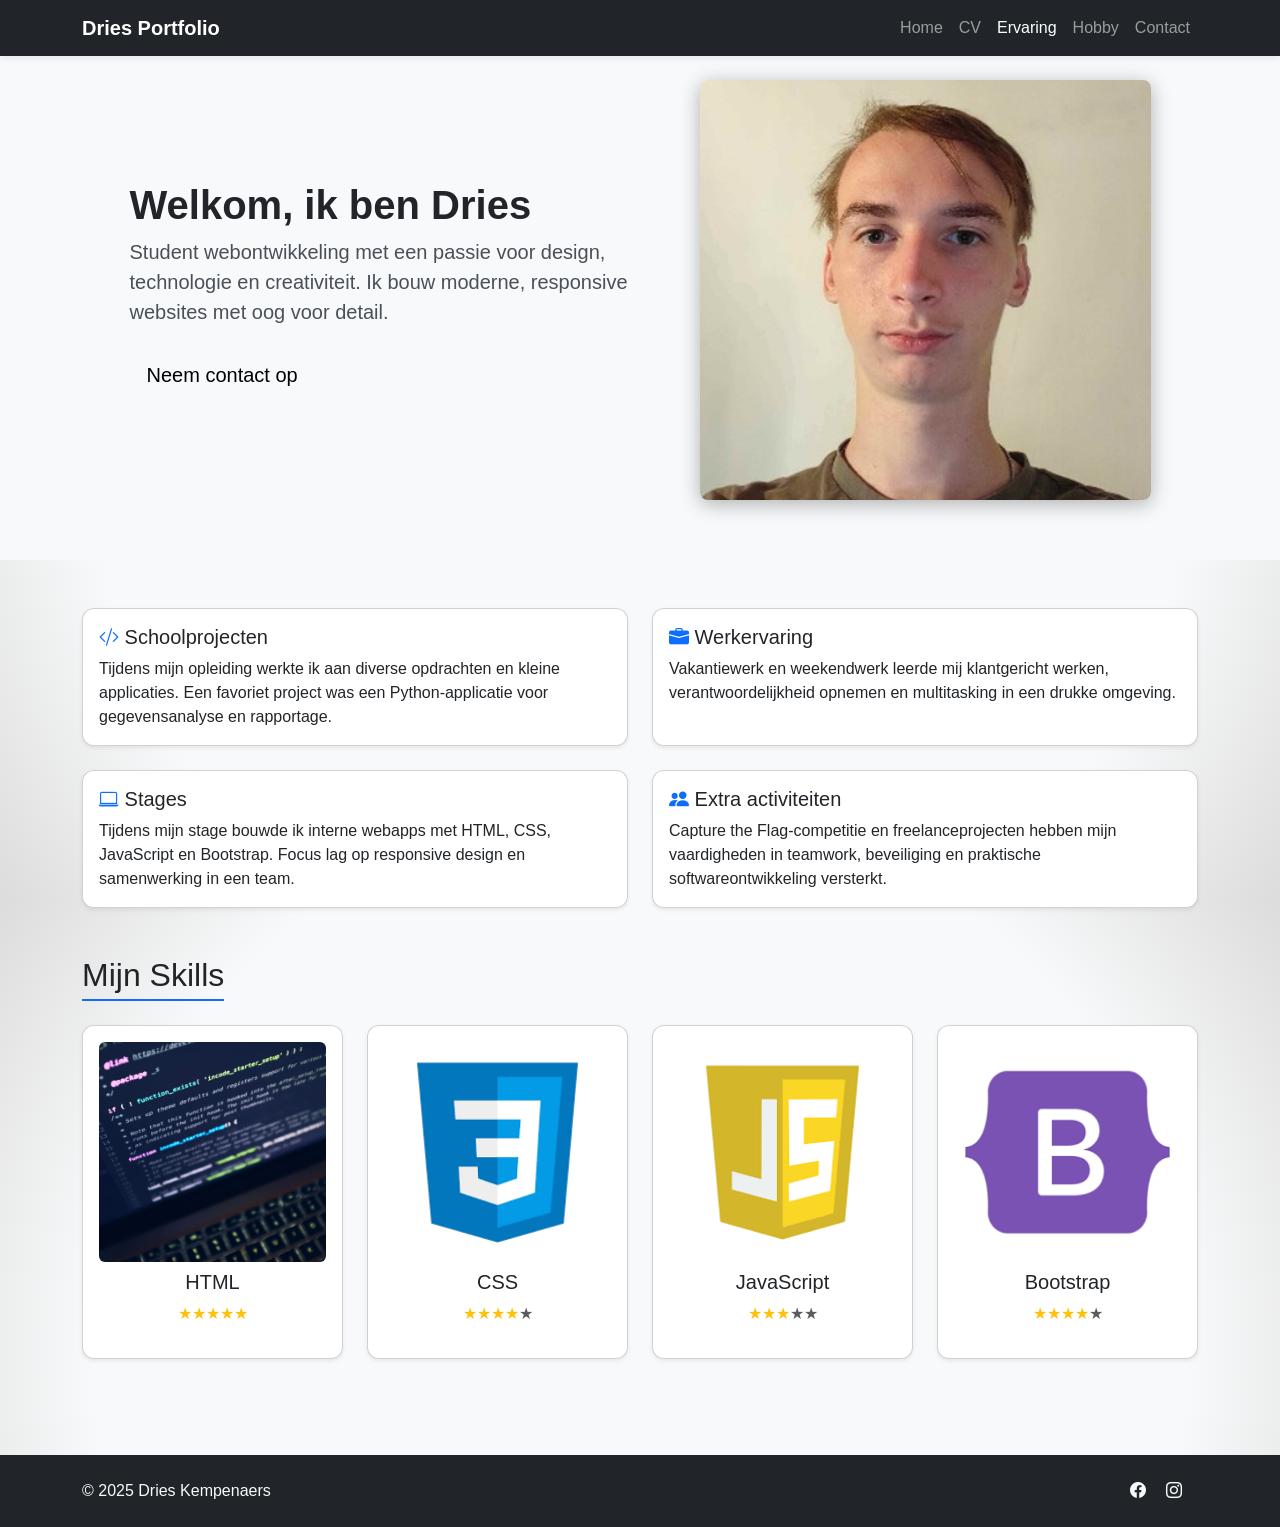
<file: project2/ervaring.html>
<!DOCTYPE html>
<html lang="nl">
<head>
  <meta charset="UTF-8">
  <meta name="viewport" content="width=device-width, initial-scale=1.0">
  <title>Portfolio Dries - Ervaringen</title>
  <link href="https://cdn.jsdelivr.net/npm/bootstrap@5.3.3/dist/css/bootstrap.min.css" rel="stylesheet">
  <link href="https://cdn.jsdelivr.net/npm/bootstrap-icons/font/bootstrap-icons.css" rel="stylesheet">
  <link rel="stylesheet" href="css/style.css">
  <link rel="icon" type="image/x-icon" href="img/favicon.png">
</head>
<body>

<nav class="navbar navbar-expand-lg navbar-dark bg-dark fixed-top">
  <div class="container">
    <a class="navbar-brand fw-bold" href="index.html">Dries Portfolio</a>
    <button class="navbar-toggler" type="button" data-bs-toggle="collapse" data-bs-target="#navbarNav">
      <span class="navbar-toggler-icon"></span>
    </button>
    <div class="collapse navbar-collapse" id="navbarNav">
      <ul class="navbar-nav ms-auto">
        <li class="nav-item"><a class="nav-link" href="index.html">Home</a></li>
        <li class="nav-item"><a class="nav-link" href="cv.html">CV</a></li>
        <li class="nav-item"><a class="nav-link active" href="ervaring.html">Ervaring</a></li>
        <li class="nav-item"><a class="nav-link" href="hobby.html">Hobby</a></li>
        <li class="nav-item"><a class="nav-link" href="contact.html">Contact</a></li>
      </ul>
    </div>
  </div>
</nav>

<div class="page-content">

<section class="hero">
  <div class="container">
    <div class="row align-items-center justify-content-center text-center text-md-start">
      <div class="col-md-6 mb-4 mb-md-0">
        <h1 class="display-4 fw-bold">Welkom, ik ben Dries</h1>
        <p class="lead mb-4">Student webontwikkeling met een passie voor design, technologie en creativiteit. Ik bouw moderne, responsive websites met oog voor detail.</p>
        <a href="contact.html" class="btn btn-light btn-lg">Neem contact op</a>
      </div>
      <div class="col-md-5 text-center">
        <img src="img/Dries_kempenaers.jpg" alt="Dries profielfoto" class="img-fluid hero-foto">
      </div>
    </div>
  </div>
</section>


<section class="container my-5">
  <div class="row g-4">
    <div class="col-md-6">
      <div class="card card-hover h-100 shadow-sm p-3">
        <h5 class="card-title"><i class="bi bi-code-slash text-primary"></i> Schoolprojecten</h5>
        <p class="card-text">Tijdens mijn opleiding werkte ik aan diverse opdrachten en kleine applicaties. Een favoriet project was een Python-applicatie voor gegevensanalyse en rapportage.</p>
      </div>
    </div>
    <div class="col-md-6">
      <div class="card card-hover h-100 shadow-sm p-3">
        <h5 class="card-title"><i class="bi bi-briefcase-fill text-primary"></i> Werkervaring</h5>
        <p class="card-text">Vakantiewerk en weekendwerk leerde mij klantgericht werken, verantwoordelijkheid opnemen en multitasking in een drukke omgeving.</p>
      </div>
    </div>
    <div class="col-md-6">
      <div class="card card-hover h-100 shadow-sm p-3">
        <h5 class="card-title"><i class="bi bi-laptop text-primary"></i> Stages</h5>
        <p class="card-text">Tijdens mijn stage bouwde ik interne webapps met HTML, CSS, JavaScript en Bootstrap. Focus lag op responsive design en samenwerking in een team.</p>
      </div>
    </div>
    <div class="col-md-6">
      <div class="card card-hover h-100 shadow-sm p-3">
        <h5 class="card-title"><i class="bi bi-people-fill text-primary"></i> Extra activiteiten</h5>
        <p class="card-text">Capture the Flag-competitie en freelanceprojecten hebben mijn vaardigheden in teamwork, beveiliging en praktische softwareontwikkeling versterkt.</p>
      </div>
    </div>
  </div>
</section>

<section class="container my-5">
  <h2 class="section-title text-center mb-4">Mijn Skills</h2>
  <div class="row g-4 justify-content-center">
    <div class="col-md-3 text-center">
      <div class="card card-hover h-100 shadow-sm p-3">
        <img src="img/skills/programmeren.jpg" alt="HTML"class="mb-2">
        <h5>HTML</h5>
        <p>
          <span class="text-warning">★★★★★</span>
        </p>
      </div>
    </div>
    <div class="col-md-3 text-center">
      <div class="card card-hover h-100 shadow-sm p-3">
        <img src="img/skills/css.png" alt="CSS"class="mb-2">
        <h5>CSS</h5>
        <p>
          <span class="text-warning">★★★★<span class="text-muted">★</span></span>
        </p>
      </div>
    </div>
    <div class="col-md-3 text-center">
      <div class="card card-hover h-100 shadow-sm p-3">
        <img src="img/skills/js.png" alt="JavaScript"  class="mb-2">
        <h5>JavaScript</h5>
        <p>
          <span class="text-warning">★★★<span class="text-muted">★★</span></span>
        </p>
      </div>
    </div>
    <div class="col-md-3 text-center">
      <div class="card card-hover h-100 shadow-sm p-3">
        <img src="img/skills/bootstrap.png" alt="Bootstrap"  class="mb-2">
        <h5>Bootstrap</h5>
        <p>
          <span class="text-warning">★★★★<span class="text-muted">★</span></span>
        </p>
      </div>
    </div>
  </div>
</section>

</div>

<footer class="bg-dark text-light py-4 mt-5">
  <div class="container">
    <div class="row">
      <div class="col-md-6 text-center text-md-start mb-3 mb-md-0">
        <p class="mb-0">© 2025 Dries Kempenaers</p>
      </div>
      <div class="col-md-6 text-center text-md-end">
        <a href="https://www.facebook.com/profile.php?id=61583129878632" class="text-light me-3"><i class="bi bi-facebook"></i></a>
        <a href="https://www.instagram.com/drie.skempenaers/" class="text-light me-3"><i class="bi bi-instagram"></i></a>
      </div>
    </div>
  </div>
</footer>

<script src="https://cdn.jsdelivr.net/npm/bootstrap@5.3.3/dist/js/bootstrap.bundle.min.js"></script>
</body>
</html>
</file>
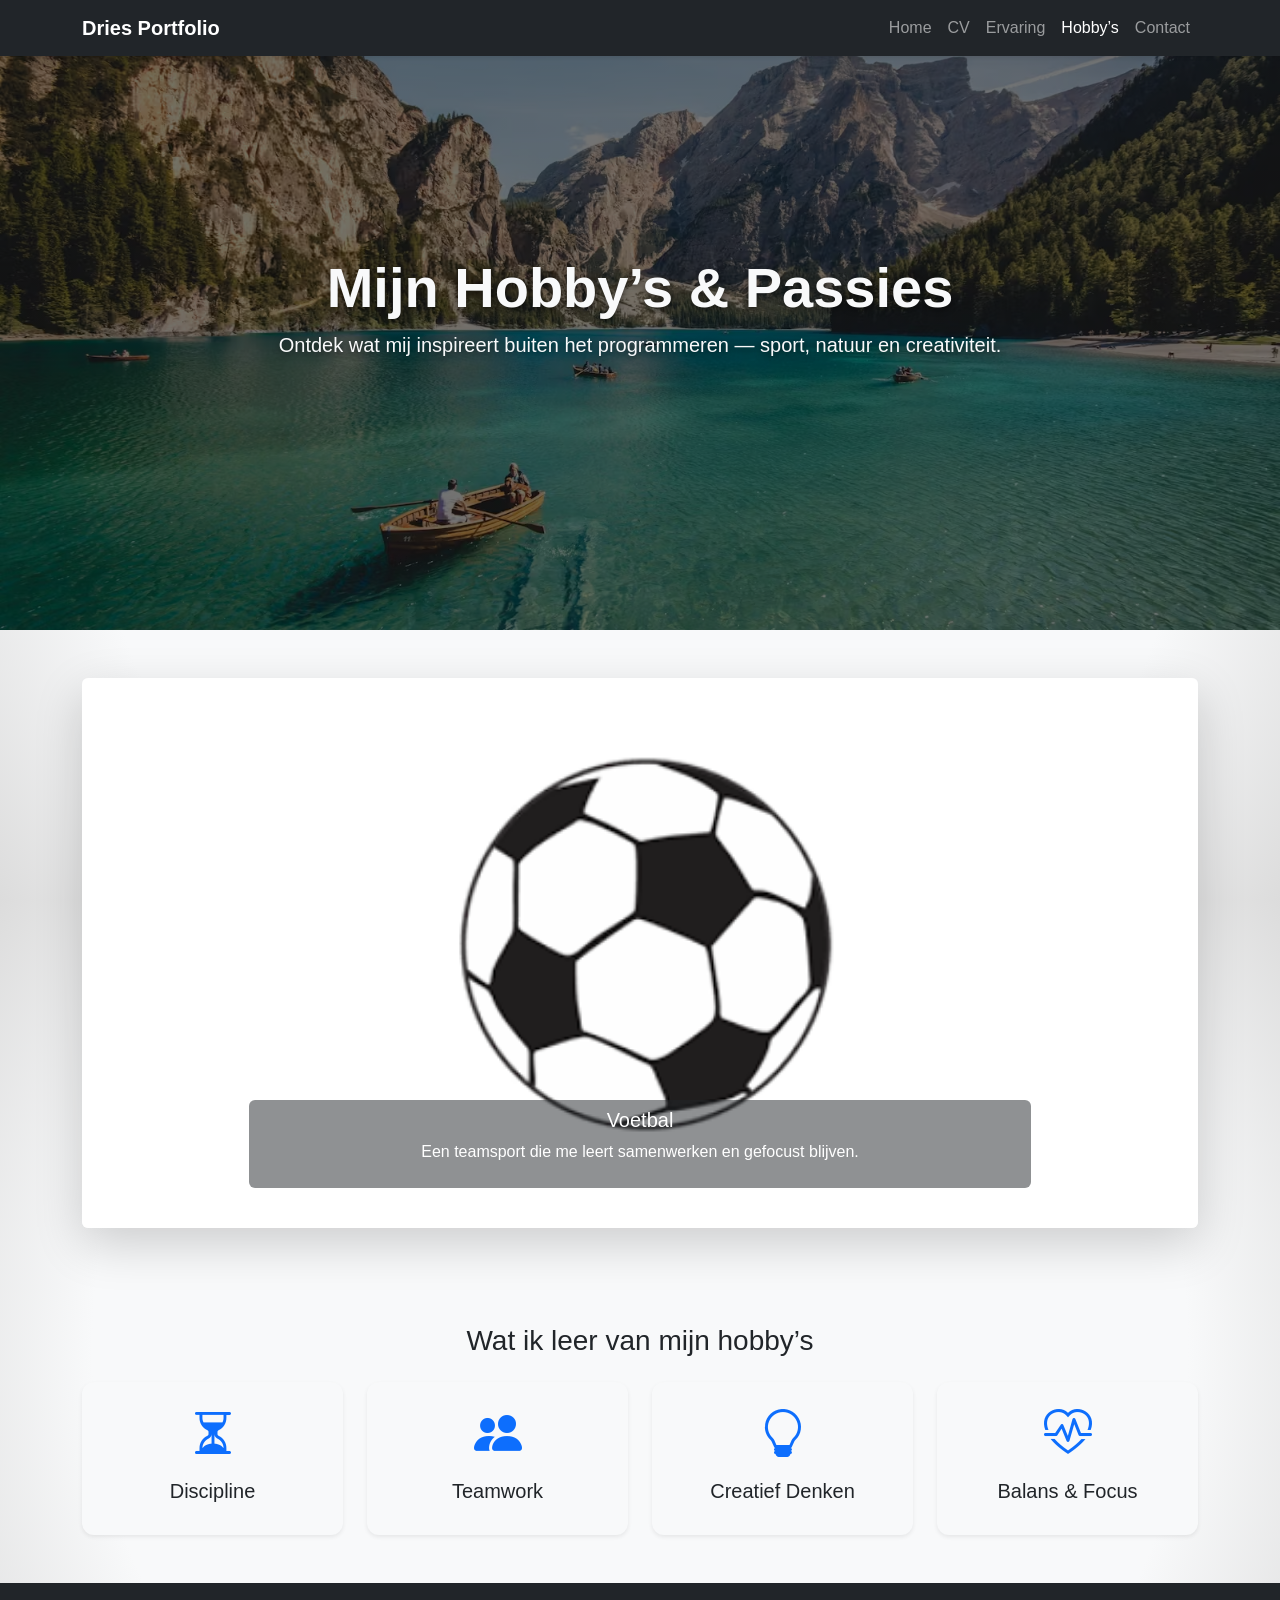
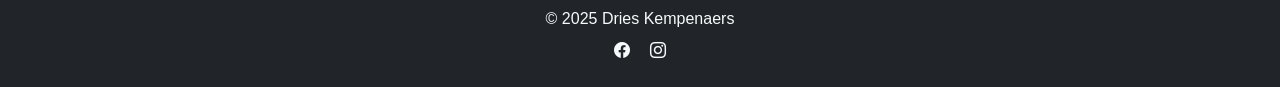
<file: project2/hobby.html>
<!DOCTYPE html>
<html lang="nl">
<head>
  <meta charset="utf-8">
  <meta name="viewport" content="width=device-width,initial-scale=1">
  <title>Portfolio Dries - Hobby’s</title>
  <meta name="description" content="Dries - Hobby's & Passies: klimmen, voetbal, natuurwandelingen en fotografie.">
  <link href="https://cdn.jsdelivr.net/npm/bootstrap@5.3.3/dist/css/bootstrap.min.css" rel="stylesheet">
  <link href="https://cdn.jsdelivr.net/npm/bootstrap-icons/font/bootstrap-icons.css" rel="stylesheet">
  <link rel="stylesheet" href="css/style.css">
  <link rel="icon" type="image/x-icon" href="img/favicon.png">
</head>

<body>
  <nav class="navbar navbar-expand-lg navbar-dark bg-dark fixed-top shadow-sm">
    <div class="container">
      <a class="navbar-brand fw-bold" href="index.html">Dries Portfolio</a>
      <button class="navbar-toggler" type="button" data-bs-toggle="collapse" data-bs-target="#navbarNav">
        <span class="navbar-toggler-icon"></span>
      </button>
      <div class="collapse navbar-collapse" id="navbarNav">
        <ul class="navbar-nav ms-auto">
          <li class="nav-item"><a class="nav-link" href="index.html">Home</a></li>
          <li class="nav-item"><a class="nav-link" href="cv.html">CV</a></li>
          <li class="nav-item"><a class="nav-link" href="ervaring.html">Ervaring</a></li>
          <li class="nav-item"><a class="nav-link active" href="hobby.html">Hobby’s</a></li>
          <li class="nav-item"><a class="nav-link" href="contact.html">Contact</a></li>
        </ul>
      </div>
    </div>
  </nav>

  <div class="page-content">
    <section class="hobby-banner d-flex align-items-center justify-content-center text-center text-light">
      <div class="container">
        <h1 class="display-4 fw-bold">Mijn Hobby’s & Passies</h1>
        <p class="lead">Ontdek wat mij inspireert buiten het programmeren — sport, natuur en creativiteit.</p>
      </div>
    </section>

    <section class="container py-5">
      <div id="hobbyCarousel" class="carousel slide shadow-lg rounded overflow-hidden" data-bs-ride="carousel">
        <div class="carousel-inner">
          <div class="carousel-item active">
            <img src="img/voetbal.png" class="d-block w-100" alt="Voetbal">
            <div class="carousel-caption d-none d-md-block bg-dark bg-opacity-50 rounded p-2">
              <h5>Voetbal</h5>
              <p>Een teamsport die me leert samenwerken en gefocust blijven.</p>
            </div>
          </div>
          <div class="carousel-item">
            <img src="img/klimmen.jpg" class="d-block w-100" alt="Klimmen">
            <div class="carousel-caption d-none d-md-block bg-dark bg-opacity-50 rounded p-2">
              <h5>Klimmen</h5>
              <p>Een sport vol uitdaging waar kracht en inzicht samenkomen.</p>
            </div>
          </div>
          <div class="carousel-item">
            <img src="img/reis.jpg" class="d-block w-100" alt="Reizen">
            <div class="carousel-caption d-none d-md-block bg-dark bg-opacity-50 rounded p-2">
              <h5>Reizen</h5>
              <p>Nieuwe culturen en avonturen inspireren mijn creativiteit.</p>
            </div>
          </div>
          <div class="carousel-item">
            <img src="img/foto.jpg" class="d-block w-100" alt="Fotografie">
            <div class="carousel-caption d-none d-md-block bg-dark bg-opacity-50 rounded p-2">
              <h5>Fotografie</h5>
              <p>Momenten vastleggen en leren kijken naar details.</p>
            </div>
          </div>
          <div class="carousel-item">
            <img src="img/natuur.png" class="d-block w-100" alt="Natuurwandelingen">
            <div class="carousel-caption d-none d-md-block bg-dark bg-opacity-50 rounded p-2">
              <h5>Natuurwandelingen</h5>
              <p>Genieten van rust en frisse lucht, terwijl ik mijn hoofd leegmaak en inspiratie opdoe.</p>
            </div>
          </div>
          <div class="carousel-item">
            <img src="img/skills/programmeren.jpg" class="d-block w-100" alt="Programmeren">
            <div class="carousel-caption d-none d-md-block bg-dark bg-opacity-50 rounded p-2">
              <h5>Programmeren</h5>
              <p>Niet enkel studie, maar ook passie voor logica en creatie.</p>
            </div>
          </div>
        </div>
        <button class="carousel-control-prev" type="button" data-bs-target="#hobbyCarousel" data-bs-slide="prev">
          <span class="carousel-control-prev-icon"></span>
        </button>
        <button class="carousel-control-next" type="button" data-bs-target="#hobbyCarousel" data-bs-slide="next">
          <span class="carousel-control-next-icon"></span>
        </button>
      </div>
    </section>

    <section class="container text-center my-5">
      <h3 class="mb-4">Wat ik leer van mijn hobby’s</h3>
      <div class="row g-4 justify-content-center">
        <div class="col-md-3 col-sm-6">
          <div class="card hobby-card shadow-sm border-0 p-4">
            <i class="bi bi-hourglass-split display-5 text-primary mb-3"></i>
            <h5>Discipline</h5>
          </div>
        </div>
        <div class="col-md-3 col-sm-6">
          <div class="card hobby-card shadow-sm border-0 p-4">
            <i class="bi bi-people-fill display-5 text-primary mb-3"></i>
            <h5>Teamwork</h5>
          </div>
        </div>
        <div class="col-md-3 col-sm-6">
          <div class="card hobby-card shadow-sm border-0 p-4">
            <i class="bi bi-lightbulb display-5 text-primary mb-3"></i>
            <h5>Creatief Denken</h5>
          </div>
        </div>
        <div class="col-md-3 col-sm-6">
          <div class="card hobby-card shadow-sm border-0 p-4">
            <i class="bi bi-heart-pulse display-5 text-primary mb-3"></i>
            <h5>Balans & Focus</h5>
          </div>
        </div>
      </div>
    </section>
  </div>

  <footer class="bg-dark text-light py-4 mt-auto">
    <div class="container text-center">
      <p class="mb-0">© 2025 Dries Kempenaers</p>
      <div class="mt-2">
        <a href="https://www.facebook.com/profile.php?id=61583129878632" class="text-light me-3"><i class="bi bi-facebook"></i></a>
        <a href="https://www.instagram.com/drie.skempenaers/" class="text-light"><i class="bi bi-instagram"></i></a>
      </div>
    </div>
  </footer>

  <script src="https://cdn.jsdelivr.net/npm/bootstrap@5.3.3/dist/js/bootstrap.bundle.min.js"></script>
</body>
</html>
</file>
<file: css/style.css>
body {
  font-family: "Segoe UI", sans-serif;
  margin: 0;
  padding: 0;
  background-color: #f5f5f5;
  color: #222;
  line-height: 1.6;
}

nav {
  background-color: #001f3f;
  display: flex;
  justify-content: center;
  gap: 2rem;
  padding: 1rem;
  position: sticky;
  top: 0;
  z-index: 10;
  box-shadow: 0 2px 6px rgba(0, 0, 0, 0.15);
}

nav a {
  color: white;
  text-decoration: none;
  font-weight: 600;
  position: relative;

}

nav a::after {
  content: "";
  position: absolute;
  left: 0;
  bottom: -4px;
  width: 0%;
  height: 2px;
  background-color: orange;
  transition: width 0.3s ease;
}

nav a:hover::after,
nav a.active::after {
  width: 100%;
}

h1,
h2,
h3 {
  color: #001f3f;
  margin-top: 1.5rem;
  border-bottom: 3px solid orange;
  padding-bottom: 6px;
  margin-bottom: 20px;

}

.container {
  max-width: 1000px;
  margin: 2rem auto;
  padding: 2rem;
  background-color: white;
  border-radius: 12px;
  box-shadow: 0 4px 12px rgba(0, 0, 0, 0.08);
  animation: fadeIn 0.4s ease-in;
}

table {
  width: 100%;
  border-collapse: collapse;
  margin-top: 20px;
}

th,
td {
  border: 1px solid #ddd;
  padding: 10px;
  text-align: left;
}

th {
  background-color: #001f3f;
  color: white;
}

form {
  display: flex;
  flex-direction: column;
  gap: 1rem;
}

input,
textarea {
  padding: 10px;
  border: 1px solid #ccc;
  border-radius: 6px;
}

button {
  background-color: orange;
  border: none;
  padding: 10px 20px;
  color: white;
  border-radius: 6px;
  cursor: pointer;
}

button:hover {
  background-color: #e69500;
}

footer {
  text-align: center;
  padding: 1rem;
  background-color: #001f3f;
  color: white;
  margin-top: 2rem;
}

nav a.active {
  color: orange;
}
@media (max-width: 768px) {
  nav {
    flex-direction: column;
    gap: 1rem;
  }

  .container {
    padding: 1rem;
  }

  h1,
  h2,
  h3 {
    font-size: 1.4rem;
  }

  table,
  th,
  td {
    font-size: 0.9rem;
  }
}

p {
  margin-bottom: 1.2rem;
}
tr:nth-child(even) {
  background-color: #f9f9f9;
}
tr:hover {
  background-color: #f0f0f0;
  transition: background-color 0.3s;
}

input:focus,
textarea:focus {
  outline: none;
  border-color: orange;
  box-shadow: 0 0 5px rgba(255, 165, 0, 0.4);
}
.hobby-img {
  max-width: 450px;
  border-radius: 10px;
  margin: 1rem auto;
  display: block;
}

@keyframes fadeIn {
  from {
    opacity: 0;
    transform: translateY(10px);
  }
  to {
    opacity: 1;
    transform: translateY(0);
  }
}
.profielfoto
{
  width: 220px;
  border-radius: 50%;
  margin: 1rem 0"
}
img {
  max-width: 100%;
  height: auto;
}
</file>
<file: project2/css/style.css>
html, body {
  height: 100%;
  margin: 0;
  padding: 0;
  font-family: 'Poppins', sans-serif;
  scroll-behavior: smooth;
  box-sizing: border-box;
  background-color: #f8f9fa;
  background-image: radial-gradient(circle at center, #f8f9fa 70%, #dcdcdc 100%);
  display: flex;
  flex-direction: column;
}

.page-content {
  flex: 1 0 auto;
}

a:focus, button:focus {
  outline: 3px solid rgba(13,110,253,0.18);
  outline-offset: 2px;
}

.navbar.fixed-top {
  box-shadow: 0 2px 8px rgba(0,0,0,0.08);
}

.hero {
  background-color: #f8f9fa;
  text-align: center;
  padding: 80px 15px 60px 15px;
}

.hero-foto {
  width: 180px;
  object-fit: cover;
  border-radius: 20px;
  margin: 0 auto 20px auto;
  display: block;
  box-shadow: 0 4px 20px rgba(0,0,0,0.3);
}

.hero h1 {
  font-size: 2.5rem;
  margin-bottom: 0.5rem;
  color: #212529;
}

.hero p.lead {
  font-size: 1.25rem;
  color: #495057;
  margin-bottom: 30px;
}

.card, .card-hover {
  border-radius: 12px;
  transition: transform 0.28s ease, box-shadow 0.28s ease;
  background: #fff;
}

.card-hover:hover, .card:hover {
  transform: translateY(-6px);
  box-shadow: 0 12px 30px rgba(0,0,0,0.12);
}

.hobby-card {
  background: #f8f9fa;
  border: 0;
  transition: transform 0.28s ease, box-shadow 0.28s ease;
}

.hobby-card:hover {
  transform: translateY(-8px);
  box-shadow: 0 14px 30px rgba(0,0,0,0.14);
}

.fade-in {
  opacity: 0;
  transform: translateY(18px);
  animation: fadeInUp 0.9s ease forwards;
}

@keyframes fadeInUp {
  to { opacity: 1; transform: translateY(0); }
}

.img-fluid {
  width: 100%;
  max-height: 420px;
  object-fit: cover;
  border-radius: 8px;
  display: block;
  margin: 0 auto;
}

.card img {
  height: 220px;
  object-fit: cover;
  border-radius: 6px;
}

.section-title {
  border-bottom: 2px solid #0d6efd;
  display: inline-block;
  padding-bottom: 0.3rem;
  margin-bottom: 1.5rem;
}

form {
  background: #fff;
  padding: 30px;
  border-radius: 12px;
  box-shadow: 0 8px 20px rgba(0,0,0,0.1);
}

footer {
  flex-shrink: 0;
  background: #111827;
  color: #f8f9fa;
}

footer a {
  color: #f8f9fa;
  text-decoration: none;
}

footer a:hover {
  color: #0d6efd;
  transition: color 0.18s ease;
}

.progress {
  height: 1rem;
  margin-top: 0.5rem;
  margin-bottom: 1rem;
}

.progress-bar {
  font-size: 0.8rem;
  line-height: 1rem;
}


.hobby-banner {
  background: linear-gradient(rgba(0,0,0,0.55), rgba(0,0,0,0.55)), 
              url("../img/hobby-banner.png") center/cover no-repeat;
  color: #fff;
  min-height: 70vh;
  padding: 100px 20px;
  text-shadow: 0 2px 6px rgba(0, 0, 0, 0.5);
}

.voetbal {
  width: 400px;
}


.language-flag {
  display: inline-block;
  height: 48px;
  width: auto;
  object-fit: contain;
}



.owl-carousel .item img {
  max-height: 100px;
  object-fit: contain;
  margin: 0 auto;
  transition: transform 0.3s ease;
}

.owl-carousel .item img:hover {
  transform: scale(1.1);
}

.owl-theme .owl-dots .owl-dot span {
  background: #0d6efd;
}

@media (max-width: 992px) {
  .hero {
    padding: 60px 15px 40px 15px;
  }
  .hero-foto {
    width: 140px;
    height: 140px;
  }
  .hero h1 {
    font-size: 2rem;
  }
  .hero p.lead {
    font-size: 1.1rem;
  }
}

@media (max-width: 768px) {
  .hero {
    padding: 50px 15px 30px 15px;
  }
  .hero-foto {
    width: 120px;
    height: 120px;
  }
  .hero h1 {
    font-size: 1.8rem;
  }
  .hero p.lead {
    font-size: 1rem;
  }
}

@media (max-width: 576px) {
  .hero {
    padding: 40px 10px 20px 10px;
  }
  .hero-foto {
    width: 100px;
    height: 100px;
  }
  .hero h1 {
    font-size: 1.5rem;
  }
  .hero p.lead {
    font-size: 0.95rem;
  }
}
.carousel-item img {
  height: 550px;
  object-fit: cover;
}

.carousel-caption {
  bottom: 40px;
}

.hobby-banner {
  background: linear-gradient(rgba(0,0,0,0.55), rgba(0,0,0,0.55)), 
              url("../img/hobby-banner.png") center/cover no-repeat;
  color: #fff;
  min-height: 70vh;
  padding: 100px 20px;
  text-shadow: 0 2px 6px rgba(0,0,0,0.5);
}

.hobby-card {
  background: #f8f9fa;
  border-radius: 12px;
  transition: transform 0.3s ease, box-shadow 0.3s ease;
}

.hobby-card:hover {
  transform: translateY(-5px);
  box-shadow: 0 12px 24px rgba(0, 0, 0, 0.12);
}
</file>
